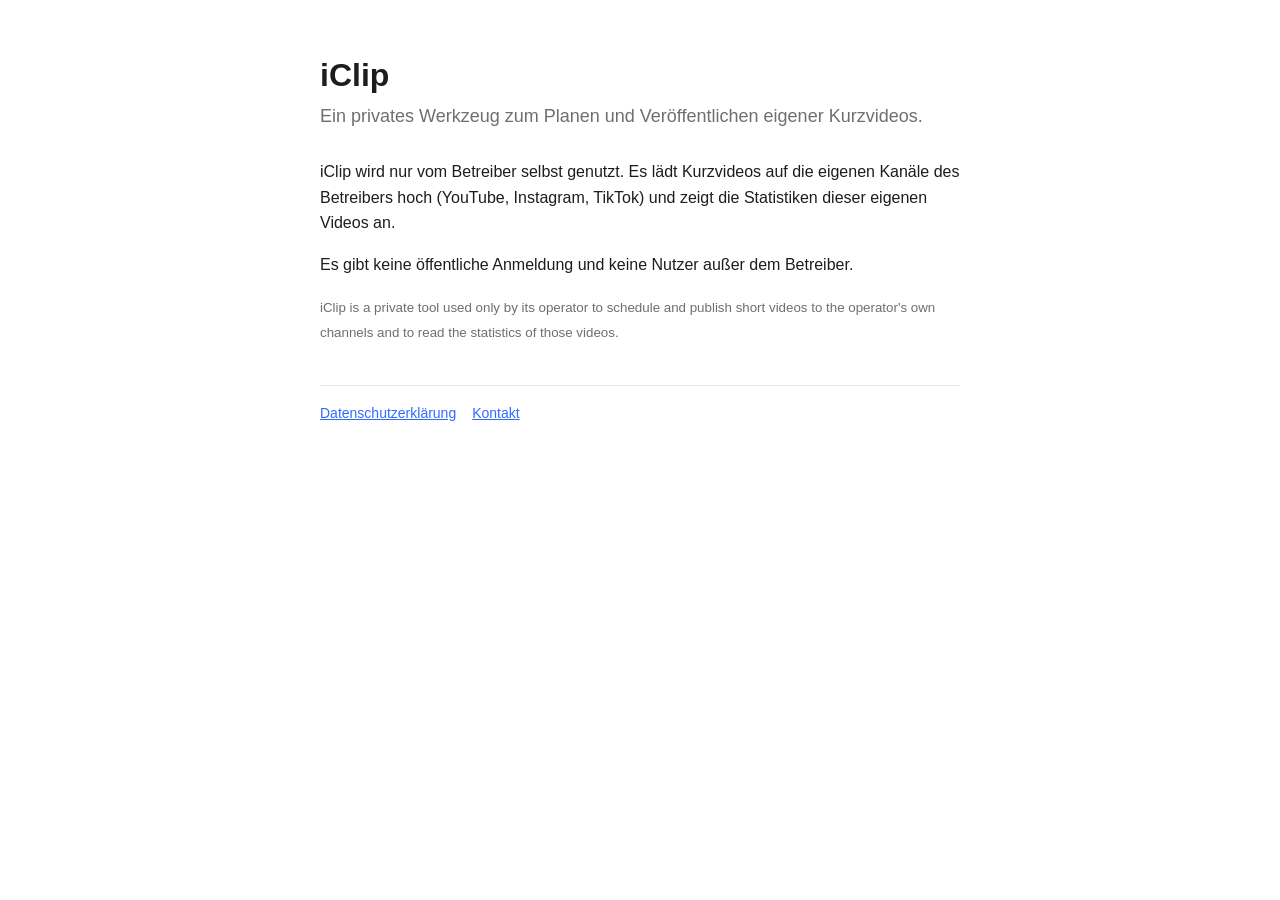
<file: index.html>
<!doctype html>
<html lang="de">
<head>
  <meta charset="utf-8">
  <meta name="viewport" content="width=device-width, initial-scale=1">
  <title>iClip</title>
  <meta name="description" content="iClip – privates Werkzeug zum Planen und Veröffentlichen eigener Kurzvideos.">
  <link rel="stylesheet" href="style.css">
</head>
<body>
  <main>
    <h1>iClip</h1>
    <p class="lead">Ein privates Werkzeug zum Planen und Veröffentlichen eigener Kurzvideos.</p>
    <p>iClip wird nur vom Betreiber selbst genutzt. Es lädt Kurzvideos auf die eigenen Kanäle des Betreibers hoch (YouTube, Instagram, TikTok) und zeigt die Statistiken dieser eigenen Videos an.</p>
    <p>Es gibt keine öffentliche Anmeldung und keine Nutzer außer dem Betreiber.</p>
    <p lang="en"><small>iClip is a private tool used only by its operator to schedule and publish short videos to the operator's own channels and to read the statistics of those videos.</small></p>
    <nav>
      <a href="datenschutz.html">Datenschutzerklärung</a>
      <a href="https://github.com/medvedovsky28">Kontakt</a>
    </nav>
  </main>
</body>
</html>
</file>
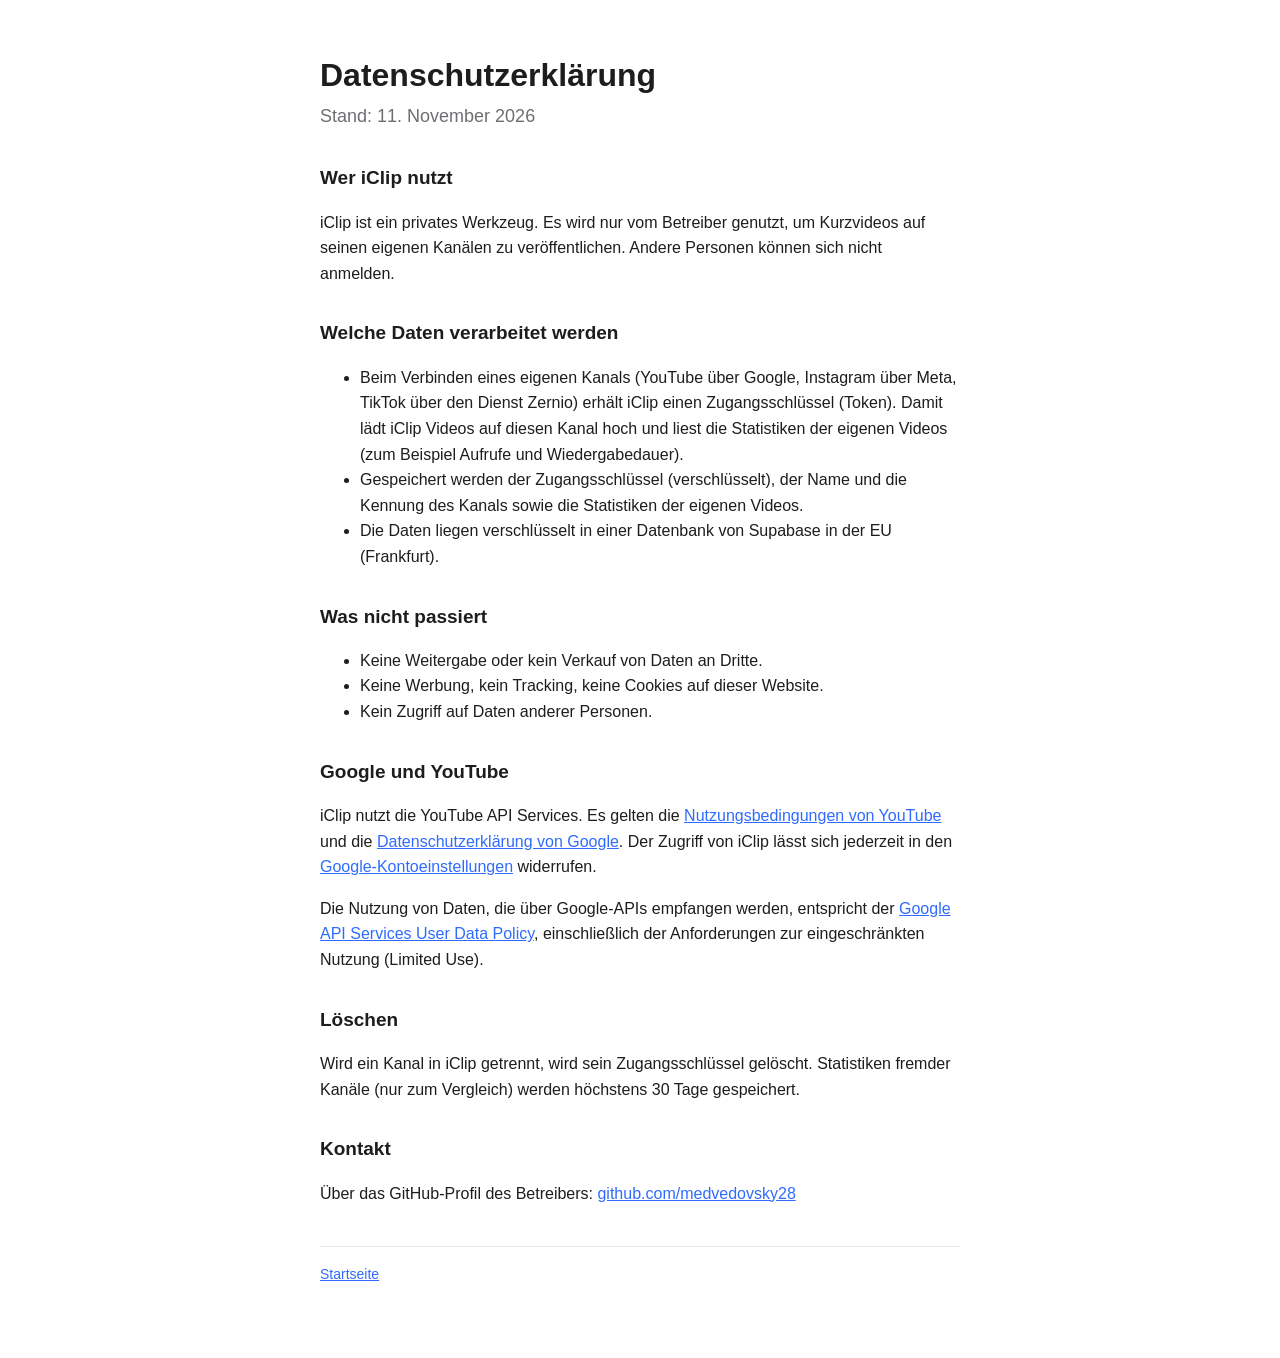
<file: datenschutz.html>
<!doctype html>
<html lang="de">
<head>
  <meta charset="utf-8">
  <meta name="viewport" content="width=device-width, initial-scale=1">
  <title>Datenschutz · iClip</title>
  <link rel="stylesheet" href="style.css">
</head>
<body>
  <main>
    <h1>Datenschutzerklärung</h1>
    <p class="lead">Stand: 11. November 2026</p>

    <h2>Wer iClip nutzt</h2>
    <p>iClip ist ein privates Werkzeug. Es wird nur vom Betreiber genutzt, um Kurzvideos auf seinen eigenen Kanälen zu veröffentlichen. Andere Personen können sich nicht anmelden.</p>

    <h2>Welche Daten verarbeitet werden</h2>
    <ul>
      <li>Beim Verbinden eines eigenen Kanals (YouTube über Google, Instagram über Meta, TikTok über den Dienst Zernio) erhält iClip einen Zugangsschlüssel (Token). Damit lädt iClip Videos auf diesen Kanal hoch und liest die Statistiken der eigenen Videos (zum Beispiel Aufrufe und Wiedergabedauer).</li>
      <li>Gespeichert werden der Zugangsschlüssel (verschlüsselt), der Name und die Kennung des Kanals sowie die Statistiken der eigenen Videos.</li>
      <li>Die Daten liegen verschlüsselt in einer Datenbank von Supabase in der EU (Frankfurt).</li>
    </ul>

    <h2>Was nicht passiert</h2>
    <ul>
      <li>Keine Weitergabe oder kein Verkauf von Daten an Dritte.</li>
      <li>Keine Werbung, kein Tracking, keine Cookies auf dieser Website.</li>
      <li>Kein Zugriff auf Daten anderer Personen.</li>
    </ul>

    <h2>Google und YouTube</h2>
    <p>iClip nutzt die YouTube API Services. Es gelten die <a href="https://www.youtube.com/t/terms">Nutzungsbedingungen von YouTube</a> und die <a href="https://policies.google.com/privacy">Datenschutzerklärung von Google</a>. Der Zugriff von iClip lässt sich jederzeit in den <a href="https://myaccount.google.com/permissions">Google-Kontoeinstellungen</a> widerrufen.</p>
    <p>Die Nutzung von Daten, die über Google-APIs empfangen werden, entspricht der <a href="https://developers.google.com/terms/api-services-user-data-policy">Google API Services User Data Policy</a>, einschließlich der Anforderungen zur eingeschränkten Nutzung (Limited Use).</p>

    <h2>Löschen</h2>
    <p>Wird ein Kanal in iClip getrennt, wird sein Zugangsschlüssel gelöscht. Statistiken fremder Kanäle (nur zum Vergleich) werden höchstens 30 Tage gespeichert.</p>

    <h2>Kontakt</h2>
    <p>Über das GitHub-Profil des Betreibers: <a href="https://github.com/medvedovsky28">github.com/medvedovsky28</a></p>

    <nav>
      <a href="index.html">Startseite</a>
    </nav>
  </main>
</body>
</html>
</file>
<file: style.css>
:root { color-scheme: light dark; --fg: #1d1d1f; --muted: #6e6e73; --bg: #ffffff; --line: #e5e5ea; --accent: #2f6bff; }
@media (prefers-color-scheme: dark) { :root { --fg: #f5f5f7; --muted: #a1a1a6; --bg: #111113; --line: #2c2c2e; --accent: #7aa2ff; } }
* { box-sizing: border-box; }
body { margin: 0; background: var(--bg); color: var(--fg); font: 16px/1.6 -apple-system, BlinkMacSystemFont, "Segoe UI", Inter, Roboto, sans-serif; }
main { max-width: 680px; margin: 0 auto; padding: 56px 20px 72px; }
h1 { font-size: 32px; line-height: 1.2; margin: 0 0 8px; }
h2 { font-size: 19px; margin: 32px 0 8px; }
p, li { color: var(--fg); }
.lead { color: var(--muted); font-size: 18px; margin: 0 0 28px; }
a { color: var(--accent); }
nav { display: flex; gap: 16px; margin-top: 40px; padding-top: 16px; border-top: 1px solid var(--line); font-size: 14px; }
small { color: var(--muted); }
</file>
